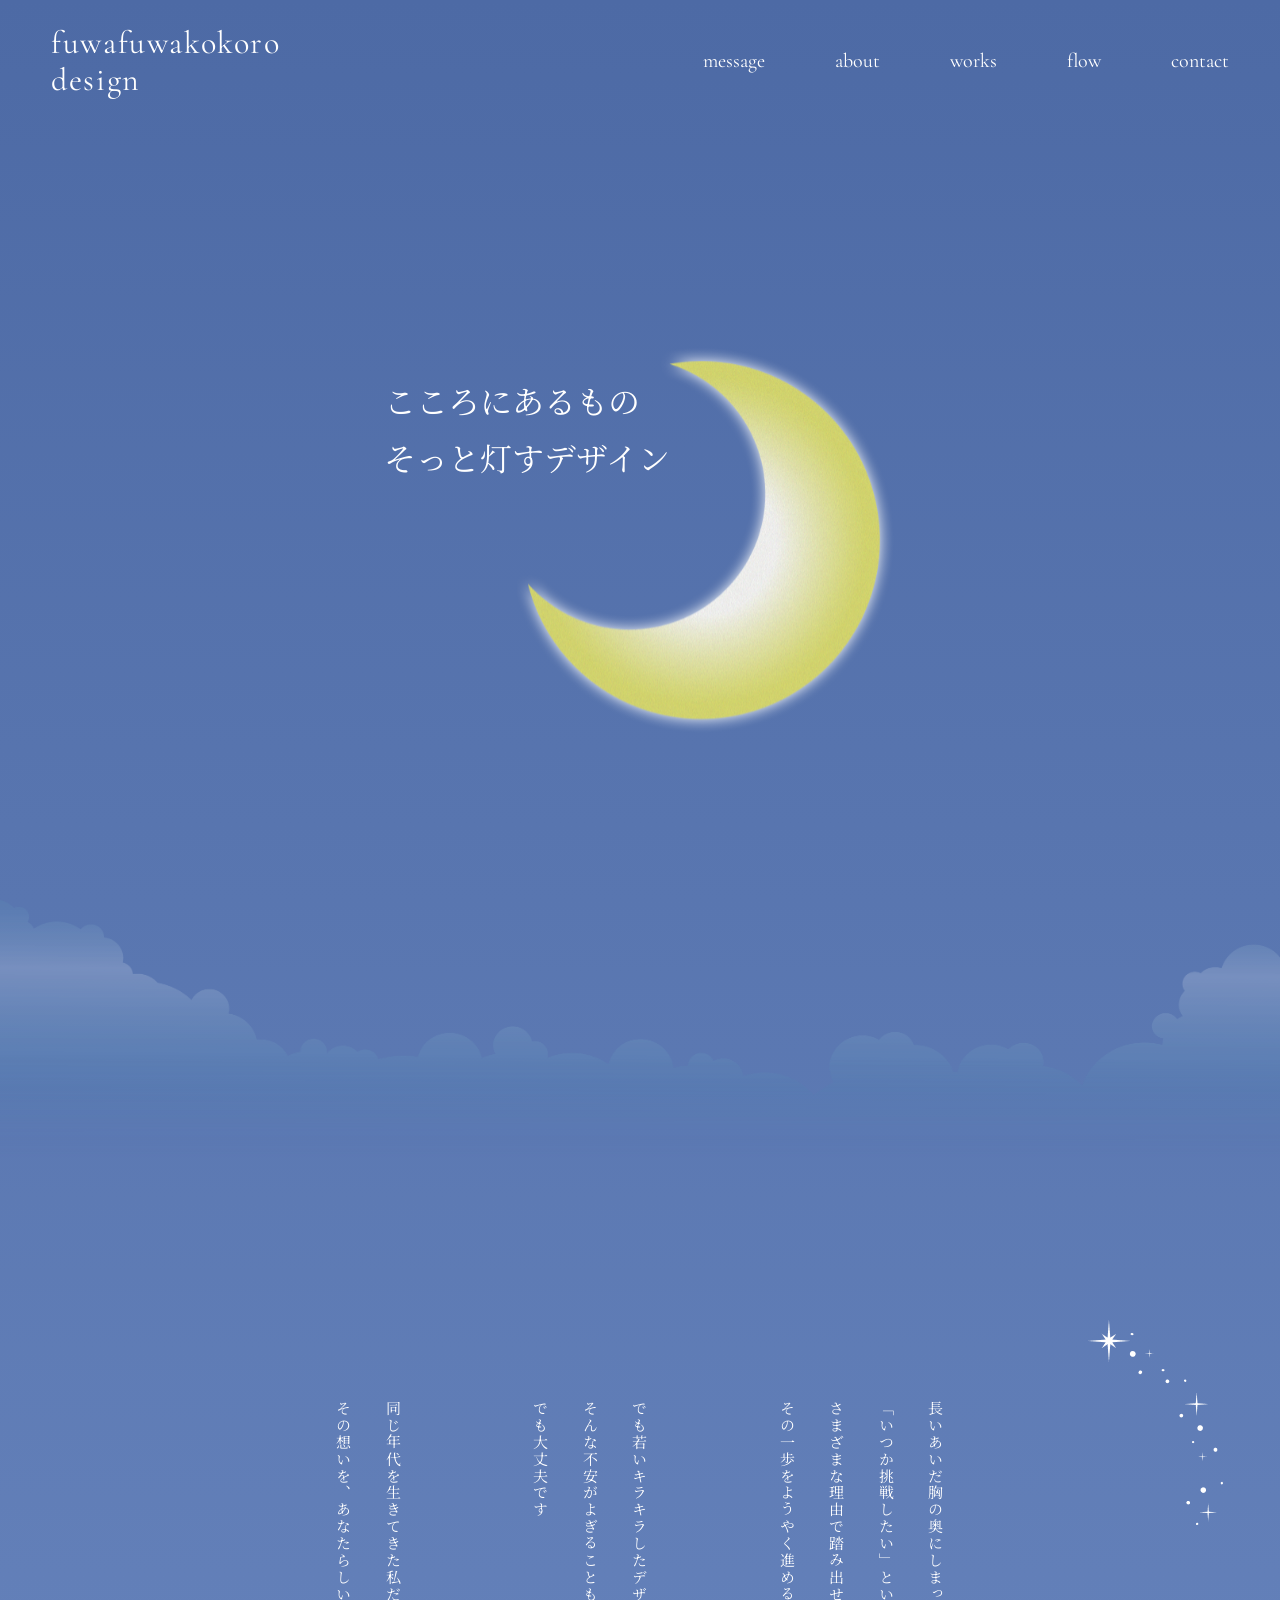
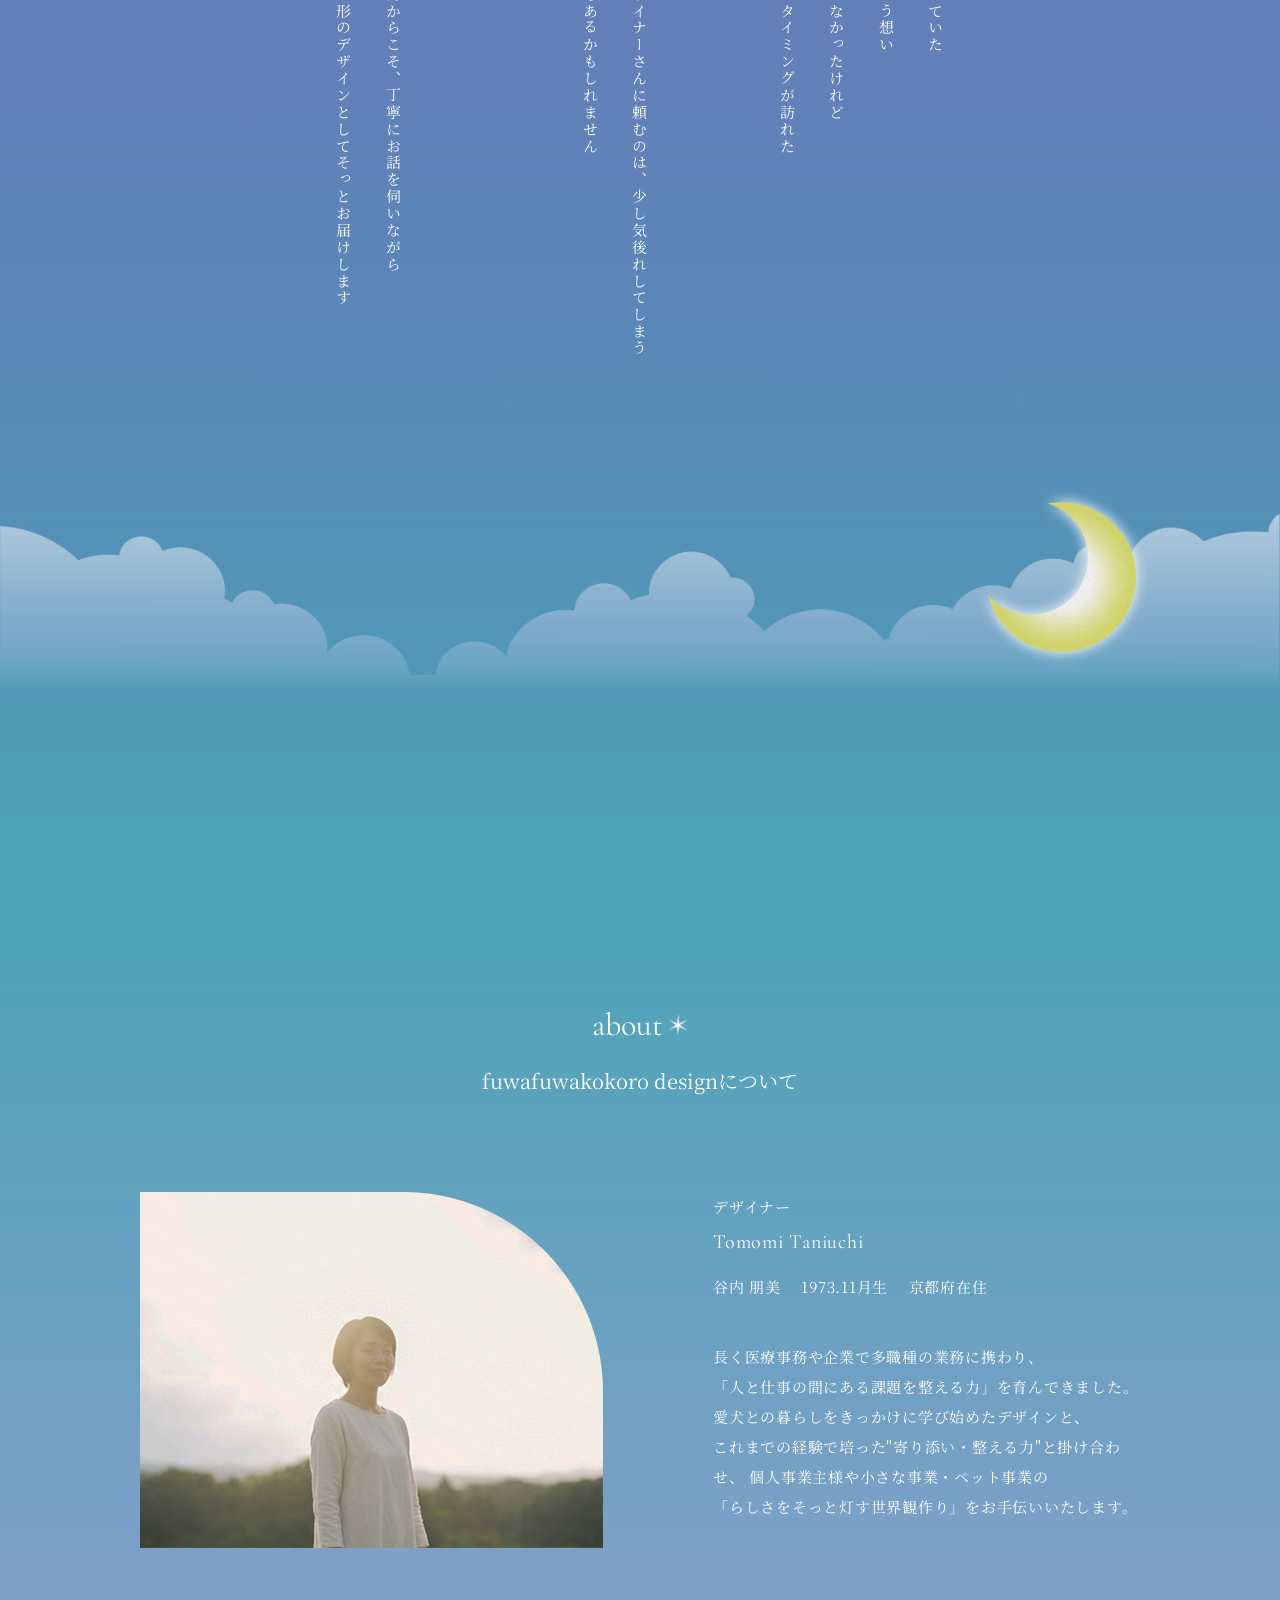
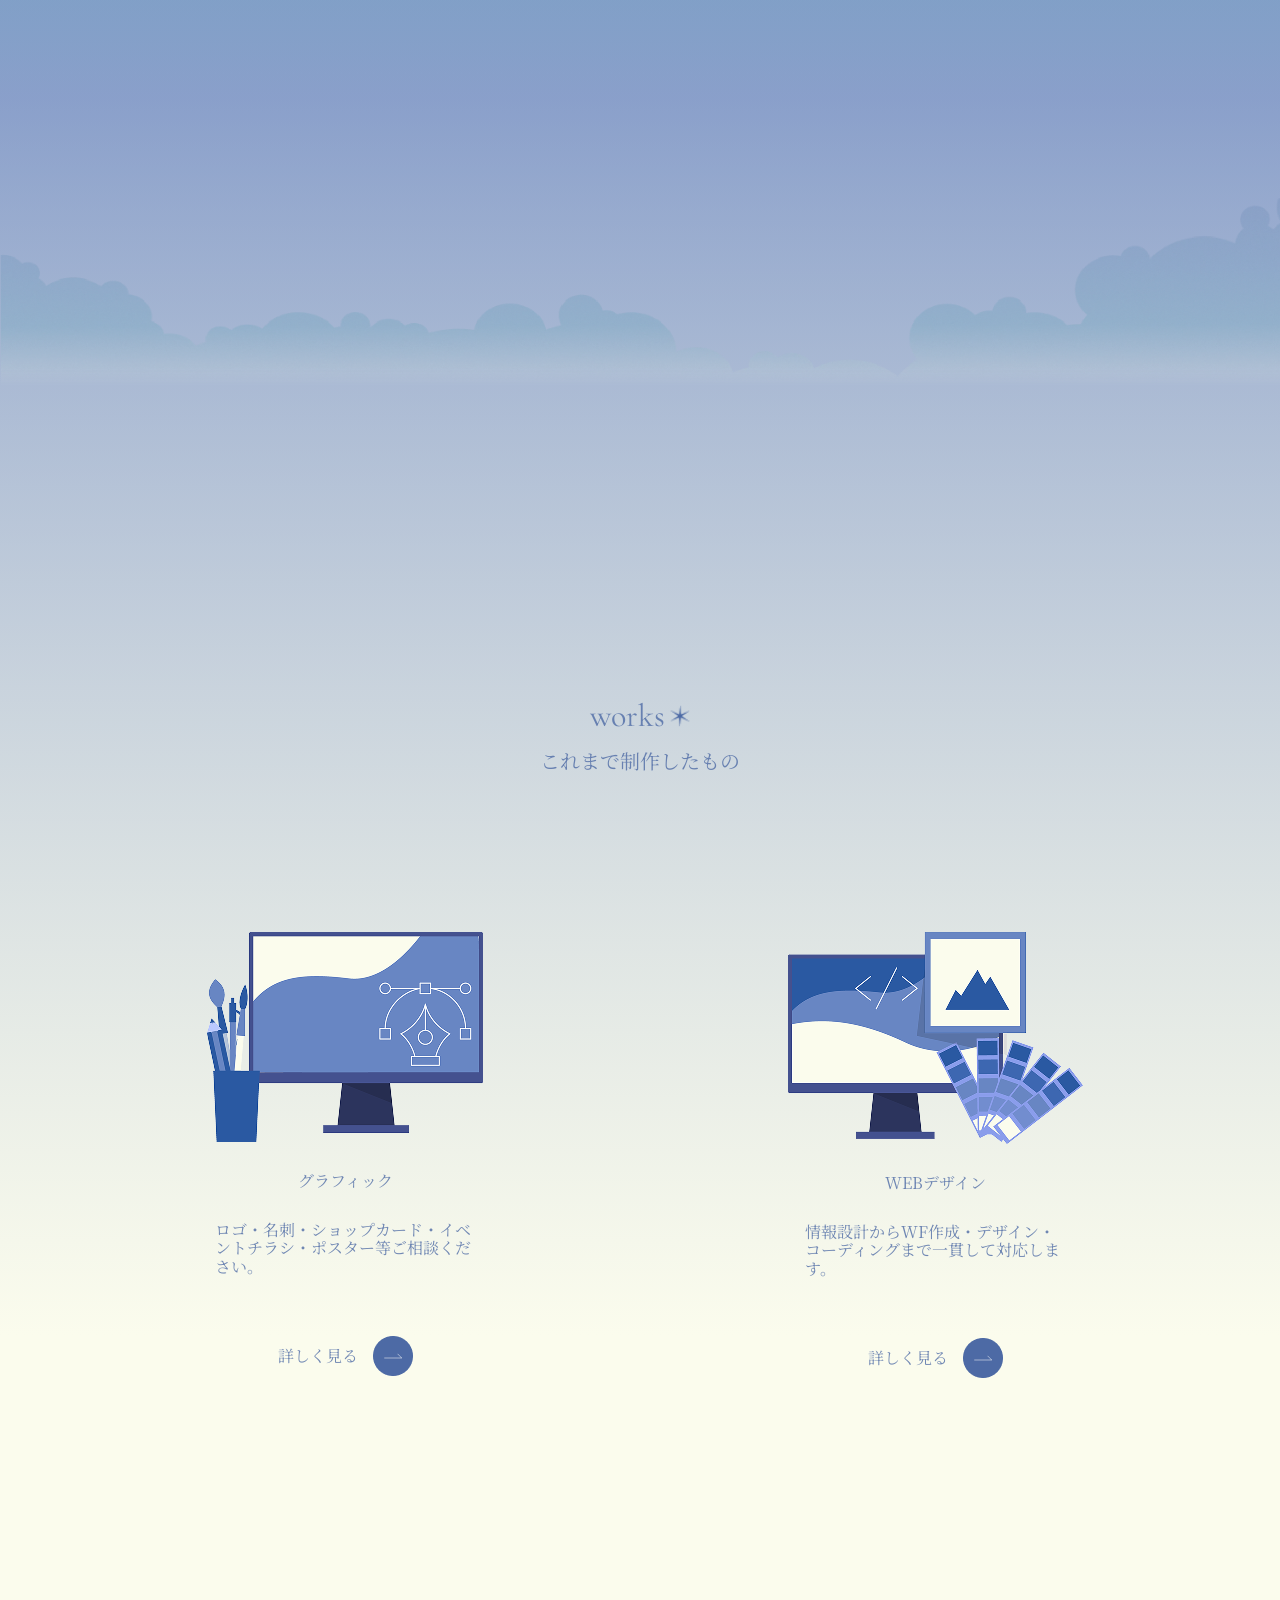
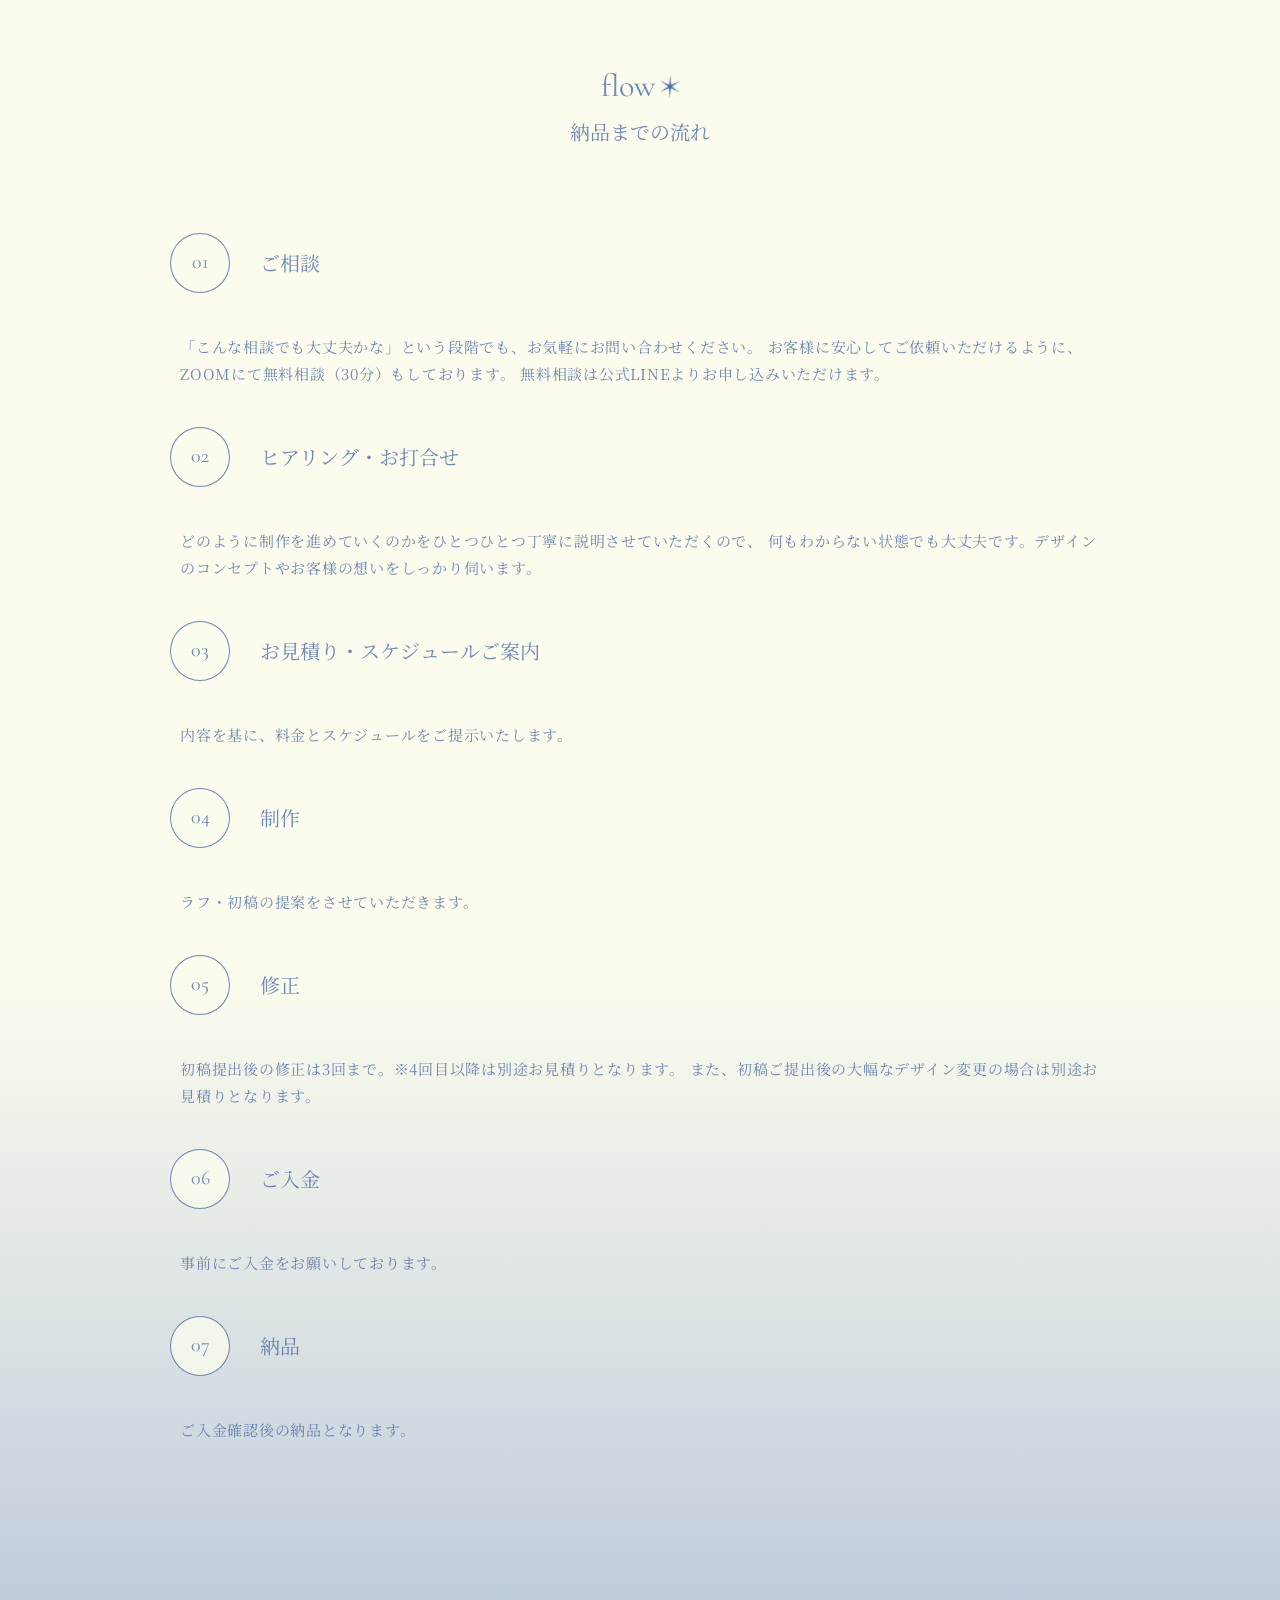
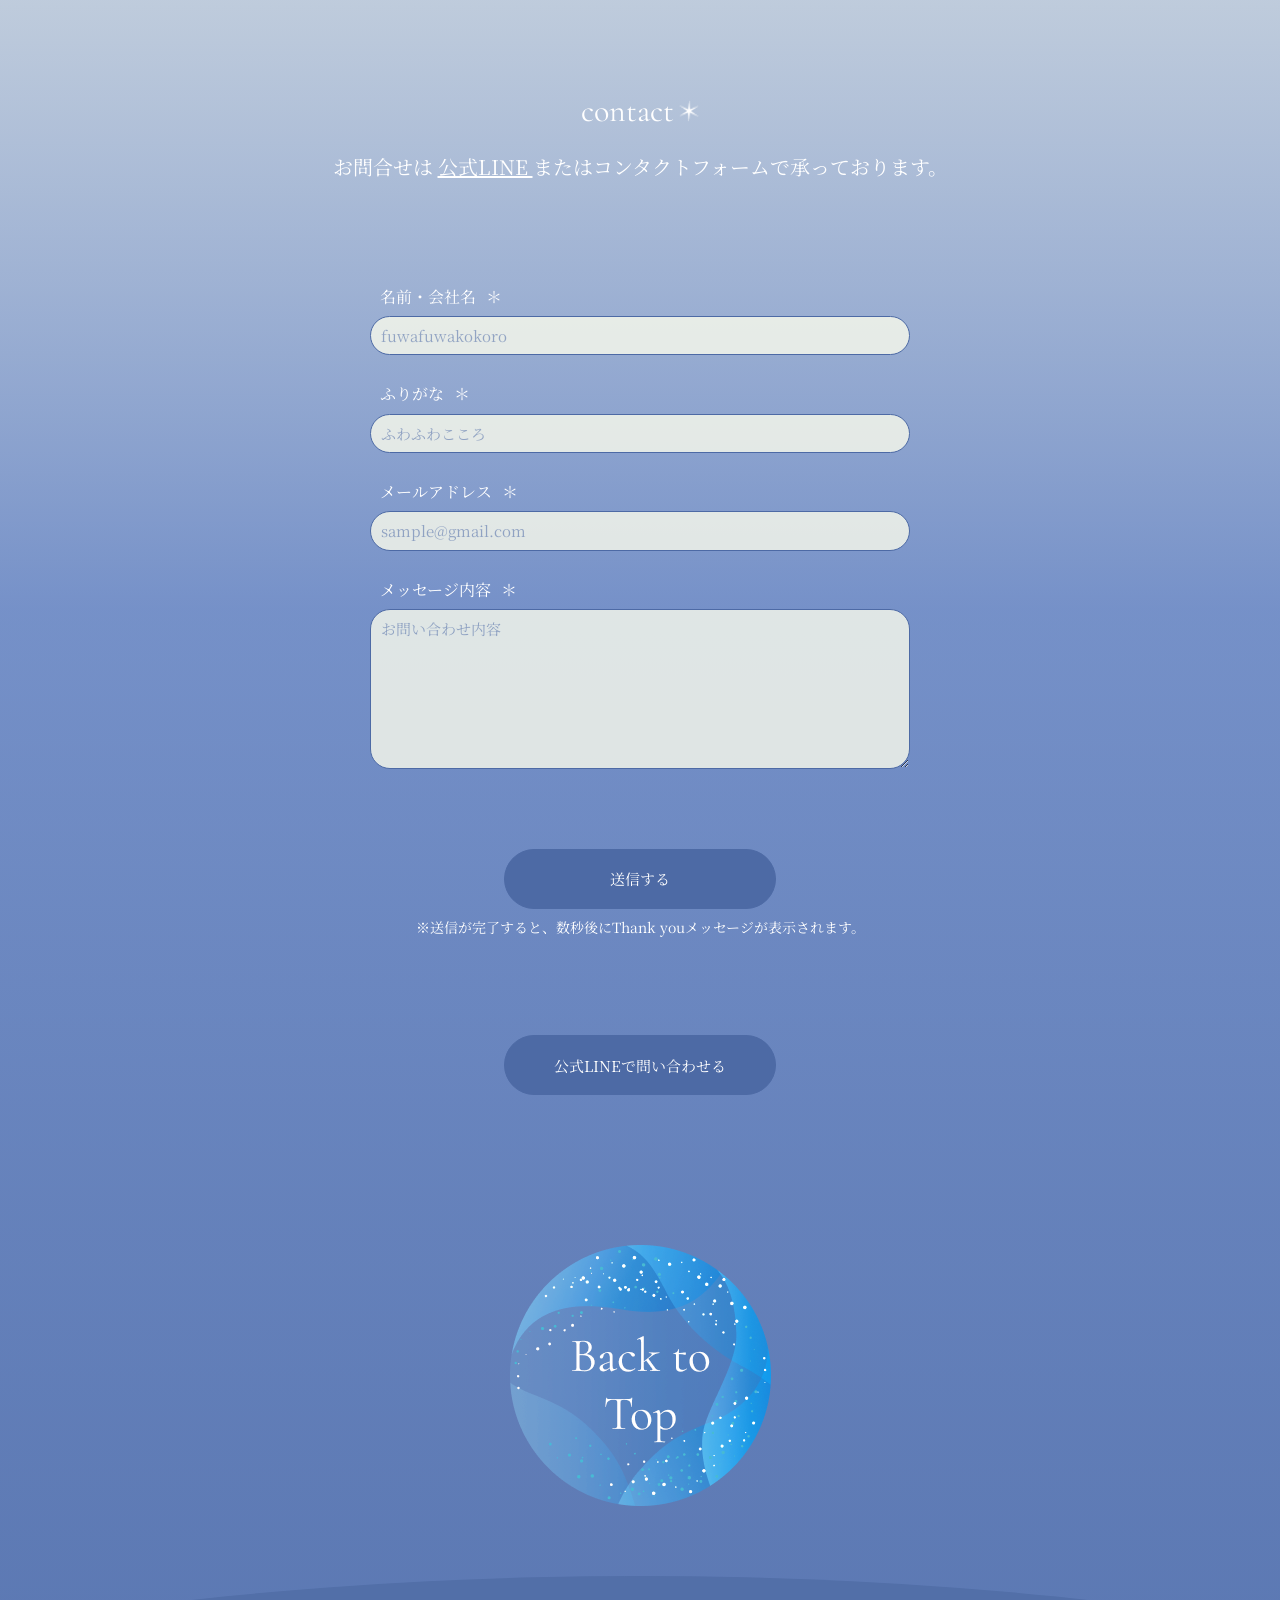
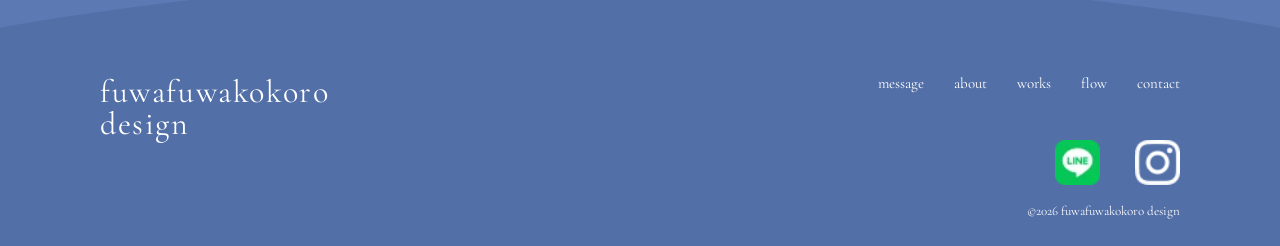
<file: index.html>
<!DOCTYPE html>
<html lang="ja">

<head>
    <meta charset="UTF-8">
    <meta name="viewport" content="width=device-width, initial-scale=1.0">
    <title>fuwafuwakokoro designポートフォリオサイト</title>
    <meta name="description" content="fuwafuwakokoroデザインポートフォリオ">

    <!-- フォントの読み込み -->
    <link rel="preconnect" href="https://fonts.googleapis.com">
    <link rel="preconnect" href="https://fonts.gstatic.com" crossorigin>
    <link
        href="https://fonts.googleapis.com/css2?family=Cormorant+Garamond:ital,wght@0,300..700;1,300..700&family=Noto+Serif+JP:wght@200..900&display=swap"
        rel="stylesheet">

    <!-- CSSの読み込み -->
    <link rel="stylesheet" href="CSS/reset.css">
    <link rel="stylesheet" href="CSS/style.css">
    <link rel="icon" href="./images/favicon.ico">

</head>

<body>

    <header id="header">
        <h1 class="logo">
            <a href="index.html">
                fuwafuwakokoro <br>design
            </a>
        </h1>
        <nav class="header-nav">
            <ul>
                <li><a href="#message">message</a></li>
                <li><a href="#about">about</a></li>
                <li><a href="all-work.html?filter=all">works</a></li>
                <li><a href="#flow">flow</a></li>
                <li><a href="#contact">contact</a></li>
            </ul>
        </nav>

        <div class="hamburger" aria-label="メニュー開閉" role="button" tabindex="0"></div>

        <nav class="sp-menu">
            <ul>
                <li><a href="#message">message</a></li>
                <li><a href="#about">about</a></li>
                <li><a href="all-work.html?filter=all">works</a></li>
                <li><a href="#flow">flow</a></li>
                <li><a href="#contact">contact</a></li>
            </ul>
        </nav>
    </header>

    <main>
        <section id="hero">
            <div class="main-visual">
                <!-- 星空（背景） -->
                <div class="fv-stars"></div>
                <!-- 流れ星（JSで生成） -->
                <div class="fv-shooting-layer"></div>

                <img class="fv-moon" src="images/FV-moon.png" alt="">

                <div class="catch-wrap">
                    <p class="catch line1">こころにあるもの</p>
                    <p class="catch line2">そっと灯すデザイン</p>
                </div>
            </div>
        </section>

        <section id="message">
            <div class="cloud-set cloud-set1">
                <img class="cloud cloud1" src="images/cloud1.png" alt="">
            </div>
            <!-- ここにスペーサーを入れる -->
            <div class="cloud-space"></div>

            <div class="text-wrap">
                <div class="message-star">
                    <img src="images/message_star.webp" alt="">
                </div>
                <p class="text-block">
                    長いあいだ胸の奥にしまっていた<br>
                    「いつか挑戦したい」という想い<br>
                    さまざまな理由で踏み出せなかったけれど<br>
                    その一歩をようやく進めるタイミングが訪れた
                </p>
                <p class="text-block">
                    でも若いキラキラしたデザイナーさんに頼むのは、少し気後れしてしまう<br>
                    そんな不安がよぎることもあるかもしれません<br>
                    でも大丈夫です
                </p>
                <p class="text-block">
                    同じ年代を生きてきた私だからこそ、丁寧にお話を伺いながら<br>
                    その想いを、あなたらしい形のデザインとしてそっとお届けします
                </p>
            </div>
        </section>

        <section id="about">
            <!-- 雲（背景） -->
            <div class="cloud-set cloud-set2">
                <img class="cloud cloud2" src="images/cloud2.png" alt="">
                <img class="moon2" src="images/cloud2-moon.png" alt="">
            </div>
            <!-- ここにスペーサーを入れる -->
            <div class="cloud-space"></div>

            <div class="about-wrap">
                <div class="title-wrap">
                    <h2 class="title-text">about</h2>
                    <img src="images/title-star.webp" alt="">
                </div>
                <p class="sub-title">fuwafuwakokoro designについて</p>

                <div class="about-content">
                    <div class="about-photo">
                        <img class="photo-pc" src="images/about.png" alt="Tomomi Taniuchi">
                        <img class="photo-sp" src="images/about-sp.png" alt="Tomomi Taniuchi">
                    </div>

                    <div class="about-text">
                        <p class="job-title">デザイナー</p>
                        <p class="name-en">Tomomi Taniuchi</p>
                        <p class="name-ja">谷内 朋美 　1973.11月生 　京都府在住</p>
                        <p>
                            長く医療事務や企業で多職種の業務に携わり、<br>
                            「人と仕事の間にある課題を整える力」を育んできました。<br>
                            愛犬との暮らしをきっかけに学び始めたデザインと、<br>
                            これまでの経験で培った"寄り添い・整える力"と掛け合わせ、
                            個人事業主様や小さな事業・ペット事業の<br>
                            「らしさをそっと灯す世界観作り」をお手伝いいたします。<br>

                        </p>
                    </div>
                </div>
            </div>
        </section>

        <section id="works">
            <div class="cloud-set cloud-set3">
                <img class="cloud cloud3" src="images/cloud3.png" alt="">
            </div>
            <!-- ここにスペーサーを入れる -->
            <div class="cloud-space"></div>

            <div class="title-wrap-work">
                <h2 class="title-text">works</h2>
                <img src="images/title-star2.png" alt="">
            </div>
            <p class="sub-title2">これまで制作したもの</p>

            <div class="works-grid">
                <!-- グラフィック -->
                <div class="work-item">
                    <div class="work-img">
                        <img src="images/icon1.png" alt="グラフィック">
                    </div>
                    <h3 class="work-item-title">グラフィック</h3>
                    <p class="work-text">
                        ロゴ・名刺・ショップカード・イベントチラシ・ポスター等ご相談ください。
                    </p>
                    <a href="all-work.html?filter=graphic" class="more">
                        <span class="work-text2">詳しく見る</span>
                        <img src="images/work-btn.png" alt="">
                    </a>
                </div>

                <!-- WEBデザイン -->
                <div class="work-item">
                    <div class="work-img">
                        <img src="images/icon2.png" alt="WEBデザイン">
                    </div>
                    <h3 class="work-item-title">WEBデザイン</h3>
                    <p class="work-text">
                        情報設計からWF作成・デザイン・コーディングまで一貫して対応します。
                    </p>
                    <a href="all-work.html?filter=web" class="more">
                        <span class="work-text2">詳しく見る</span>
                        <img src="images/work-btn.png" alt="">
                    </a>
                </div>
            </div>
        </section>

        <section id="flow">
            <div class="title-wrap-flow">
                <h2 class="title-text">flow</h2>
                <img src="images/title-star2.png" alt="">
            </div>
            <p class="sub-title2">納品までの流れ</p>

            <div class="flow-wrap">
                <div class="flow-step">
                    <div class="step-number">01</div>
                    <h3 class="step-title">ご相談</h3>
                </div>
                <p class="step-text">
                    「こんな相談でも大丈夫かな」という段階でも、お気軽にお問い合わせください。
                    お客様に安心してご依頼いただけるように、ZOOMにて無料相談（30分）もしております。
                    無料相談は公式LINEよりお申し込みいただけます。
                </p>

                <div class="flow-step">
                    <div class="step-number">02</div>
                    <h3 class="step-title">ヒアリング・お打合せ</h3>
                </div>
                <p class="step-text">
                    どのように制作を進めていくのかをひとつひとつ丁寧に説明させていただくので、
                    何もわからない状態でも大丈夫です。デザインのコンセプトやお客様の想いをしっかり伺います。
                </p>

                <div class="flow-step">
                    <div class="step-number">03</div>
                    <h3 class="step-title">お見積り・スケジュールご案内</h3>
                </div>
                <p class="step-text">
                    内容を基に、料金とスケジュールをご提示いたします。
                </p>

                <div class="flow-step">
                    <div class="step-number">04</div>
                    <h3 class="step-title">制作</h3>
                </div>
                <p class="step-text">
                    ラフ・初稿の提案をさせていただきます。
                </p>

                <div class="flow-step">
                    <div class="step-number">05</div>
                    <h3 class="step-title">修正</h3>
                </div>
                <p class="step-text">
                    初稿提出後の修正は3回まで。※4回目以降は別途お見積りとなります。
                    また、初稿ご提出後の大幅なデザイン変更の場合は別途お見積りとなります。
                </p>

                <div class="flow-step">
                    <div class="step-number">06</div>
                    <h3 class="step-title">ご入金</h3>
                </div>
                <p class="step-text">
                    事前にご入金をお願いしております。
                </p>

                <div class="flow-step">
                    <div class="step-number">07</div>
                    <h3 class="step-title">納品</h3>
                </div>
                <p class="step-text">
                    ご入金確認後の納品となります。
                </p>
            </div>
        </section>

        <section id="contact">
            <div class="title-wrap">
                <h2 class="title-text">contact</h2>
                <img src="images/title-star.webp" alt="">
            </div>
            <p class="sub-title">
                お問合せは
                <a href="https://lin.ee/VAMANF5" target="_blank" rel="noopener noreferrer" class="line-link">
                    公式LINE
                </a>
                またはコンタクトフォームで承っております。
            </p>




            <form class="c-form"
                action="https://docs.google.com/forms/u/0/d/e/1FAIpQLSc5ZJrRVExrA8ApMhvjKNuty1FIqvOW37TJFEGnBFKEDIB3zg/formResponse"
                method="POST" target="hidden_iframe" onsubmit="submitted=true;">
                <div class="c-form_item">
                    <label class="c-form_label" for="field-name">名前・会社名<span class="c-form_required">＊</span></label>
                    <input class="c-form_input" id="field-name" name="entry.1047887027" placeholder="fuwafuwakokoro"
                        type="text" required />
                </div>

                <div class="c-form_item">
                    <label class="c-form_label" for="field-name-ja">ふりがな<span class="c-form_required">＊</span></label>
                    <input class="c-form_input" id="field-name-ja" name="entry.491330090" placeholder="ふわふわこころ"
                        type="text" required />
                </div>

                <div class="c-form_item">
                    <label class="c-form_label" for="field-mail">メールアドレス<span class="c-form_required">＊</span></label>
                    <input class="c-form_input" id="field-mail" name="entry.1755000333" placeholder="sample@gmail.com"
                        type="email" required />
                </div>

                <div class="c-form_item">
                    <label class="c-form_label" for="field-message">メッセージ内容<span
                            class="c-form_required">＊</span></label>

                    <textarea class="c-form_input" id="field-message" name="entry.1914228769" placeholder="お問い合わせ内容"
                        required></textarea>
                </div>

                <div class="c-form_submit">
                    <button type="submit">送信する</button>
                </div>
                <p class="c-form_notice">
                    ※送信が完了すると、数秒後にThank youメッセージが表示されます。
                </p>
            </form>

            <div class="contact-btn">
                <a href="https://lin.ee/VAMANF5" target="_blank" rel="noopener noreferrer" class="btn-line">
                    公式LINEで問い合わせる
                </a>

            </div>


        </section>
    </main>

    <div class="to-top">
        <a href="#" aria-label="ページトップへ戻る">
            <img src="images/Back-to-Top.png" alt="トップへ戻る">
        </a>
    </div>

    <footer class="footer">
        <div class="footer_inner">
            <div class="footer_logo">
                <a href="index.html">
                    fuwafuwakokoro<br>design
                </a>
            </div>

            <nav class="footer_nav">
                <a href="#message">message</a>
                <a href="#about">about</a>
                <a href="all-work.html?filter=all">works</a>
                <a href="#flow">flow</a>
                <a href="#contact">contact</a>
            </nav>

            <div class="footer_bottom">
                <div class="footer_sns">
                    <a href="https://lin.ee/VAMANF5" target="_blank" rel="noopener noreferrer">
                        <img src="images/line_logo.webp" alt="LINE">
                    </a>
                    <a href="https://www.instagram.com/fuwafuwakokoro_design/" target="_blank"
                        rel="noopener noreferrer">
                        <img src="images/instagram_glyph_white_1.webp" alt="Instagram">
                    </a>
                </div>
                <small>©2026 fuwafuwakokoro design</small>
            </div>
        </div>
    </footer>

    <script src="common.js"></script>
    <script src="page.js"></script>
    <script>
        let submitted = false;
    </script>

    <iframe name="hidden_iframe" id="hidden_iframe" style="display:none;"
        onload="if(submitted){window.location='thanks.html';}"></iframe>
</body>


</html>
</file>
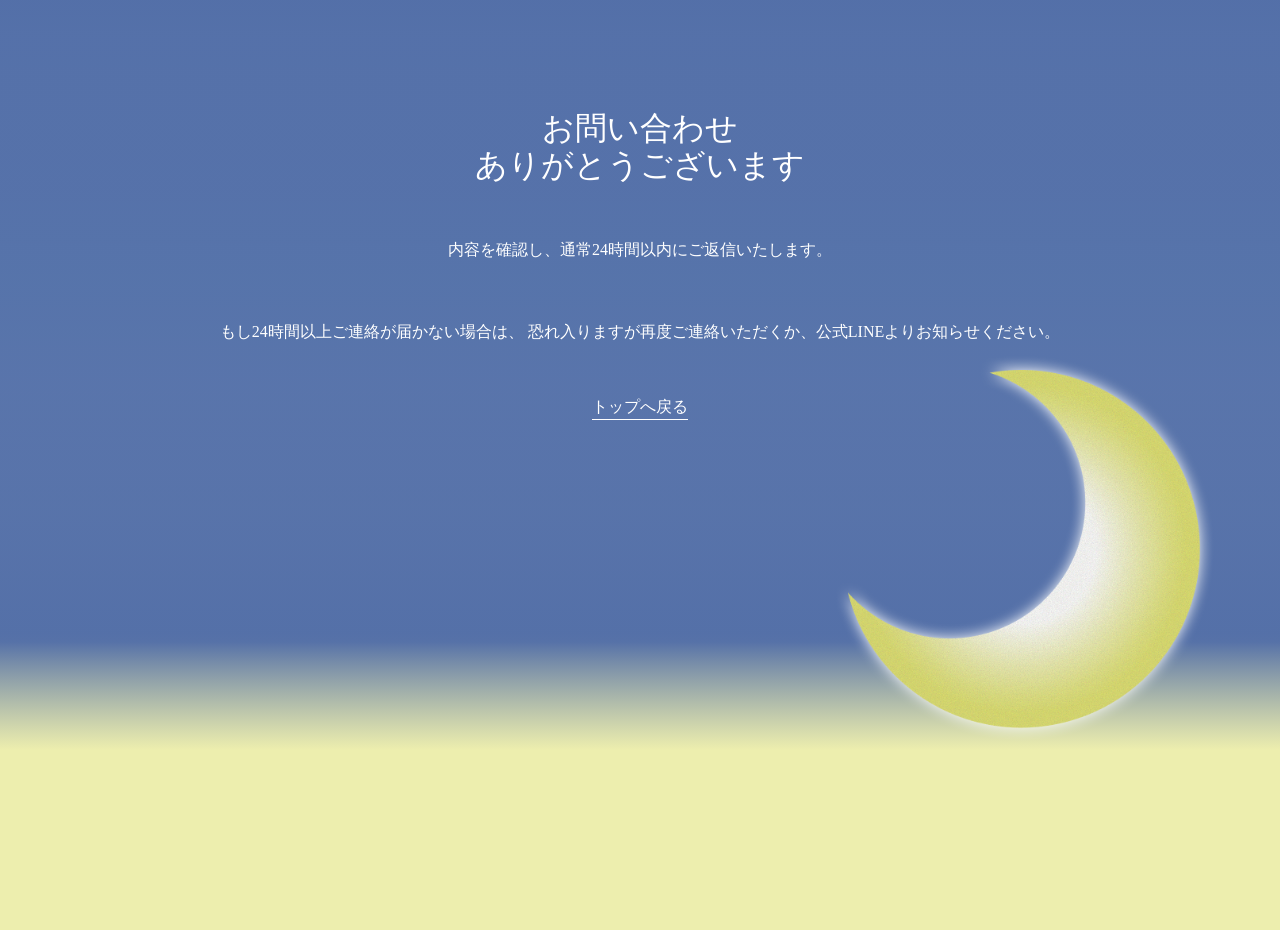
<file: thanks.html>
<!DOCTYPE html>
<html lang="ja">

<head>
    <meta charset="UTF-8">
    <meta name="viewport" content="width=device-width, initial-scale=1.0">
    <title>お問い合わせありがとうございます</title>
    <link rel="stylesheet" href="CSS/reset.css">
    <link rel="stylesheet" href="CSS/style.css">
    <link rel="icon" href="./images/favicon.ico">
</head>

<body class="thanks">
    <section class="thanks">
         <h1>お問い合わせ<br>
            ありがとうございます
         </h1>
        <p>内容を確認し、通常24時間以内にご返信いたします。</p>
        <p>もし24時間以上ご連絡が届かない場合は、
            恐れ入りますが再度ご連絡いただくか、公式LINEよりお知らせください。
        </p>


        <a href="index.html" class="btn-back">トップへ戻る</a>
    </section>
    <img class="thanks-moon" src="images/FV-moon.png" alt="">
</body>

</html>
</file>
<file: CSS/style.css>
@charset "UTF-8";

/* ==========================================
   1. 基本設定（全ページ共通）
========================================== */
html,
body {
    overflow-x: hidden;
    width: 100%;
    font-family: "Noto Serif JP", serif;
    color: #ffffff;
    position: relative;
    background-image: linear-gradient(
        180deg,
        rgba(77, 106, 165, 1),
        rgba(99, 128, 185, 1) 20%,
        rgba(59, 155, 176, 0.7) 30%,
        rgba(99, 128, 185, 0.5) 40%,
        rgba(251, 252, 237, 1) 55% 70%,
        rgba(104, 134, 195, 0.7) 85%,
        rgba(77, 106, 165, 1) 110%
    );
}
#message,
#about,
#works {
    scroll-margin-top: -300px;
}
#flow,
#contact {
    scroll-margin-top: 120px;
    position: relative;
    margin-top: 250px;
}
h2 {
    font-size: 32px;
    font-family: "Cormorant Garamond", serif;
}

/* ==========================================
   2. 共通パーツ（ヘッダー / フッター / ボタン）
========================================== */

/* --- ヘッダー --- */
#header {
    display: flex;
    justify-content: space-between;
    align-items: center;
    position: fixed;
    top: 0;
    width: 100%;
    padding: 25px 4%;
    box-sizing: border-box;
    color: #ffffff;
    font-family: "Cormorant Garamond", serif;
    z-index: 9999;
}

.logo {
    font-size: 32px;
    letter-spacing: 0.05em;
    width: 228px;
}

.header-nav {
    margin-left: auto;
}

.header-nav ul {
    display: flex;
    gap: 70px;
    font-size: 20px;
}

.header-nav.after-works a,
.logo.after-works {
    color: #4d6aa5;
}

.header-nav.back-white a,
.logo.back-white p {
    color: #fff;
}

.sp-menu,
.hamburger {
    display: none;
}

/* --- コンタクトボタン ＆ 共通ボタンデザイン --- */
.contact-btn,
.contact-btn2 {
    display: flex;
    margin: 100px auto 150px;
    justify-content: center;
    width: 100%;
}

/* 共通ボタン基本スタイル（aタグ / buttonタグ統一） */
.contact-btn a,
.contact-btn2 a,
.c-form_submit button {
    display: inline-flex;
    justify-content: center;
    align-items: center;
    box-sizing: border-box;
    width: 272px;
    max-width: 100%;
    height: 60px;
    padding: 0 20px;
    border-radius: 100px;
    font-size: 15px;
    font-family: "Noto Serif JP", serif;
    color: #ffffff;
    border: 1px solid #4d6aa5;
    background-color: #4d6aa5;
    text-decoration: none;
    cursor: pointer;
    line-height: 1;
    transition: all 0.3s ease;
    appearance: none;
    -webkit-appearance: none;
}

.contact-btn a:hover,
.contact-btn2 a:hover,
.c-form_submit button:hover {
    background-color: rgba(251, 252, 237, 1);
    color: #4d6aa5;
}

/* LINEボタン内の画像調整 */
.contact-btn a img,
.contact-btn2 a img {
    max-height: 100%;
    width: auto;
    object-fit: contain;
}
.line-link {
    text-decoration: underline;
    color: #fff; /* 今の淡い世界観に合う白文字 */
}

/* --- お問い合わせフォーム --- */
.c-form {
    margin: 0 auto;
    max-width: 600px;
}

.c-form_item {
    display: flex;
    flex-wrap: wrap;
    justify-content: space-evenly;
    margin-bottom: 20px;
}
.c-form_label,
.c-form_input {
    padding: 10px;
}
.c-form_label {
    width: 90%;
}
.c-form_input {
    width: 90%;
    font-size: 15px;
    border: solid 1px #4d6aa5;
    background-color: rgba(251, 252, 237, 0.8);
    border-radius: 20px;
    color: #4d6aa5;
    box-sizing: border-box;
}

.c-form_input:focus-visible {
    outline: #4d6aa5 auto 1px;
}
.c-form_required {
    color: #fff;
    border-radius: 4px;
    padding: 5px 5px;
    margin: 0 0 0 5px;
}
.c-form_input::placeholder {
    color: rgba(77, 106, 165, 0.55);
}

textarea.c-form_input {
    height: 160px;
    background-color: rgba(251, 252, 237, 0.8);
}

.c-form_submit {
    text-align: center;
    margin-top: 80px;
}

.c-form_submit button {
    margin-top: 0; /* 親要素側でmargin制御 */
}
.c-form_notice {
    font-size: 14px;
    color: #ffffff;
    margin-top: 10px;
    text-align: center;
}

.to-top {
    width: 100%;
    text-align: center;
    margin-bottom: 70px;
}

.to-top img {
    filter: brightness(120%);
}

/* --- フッター --- */
.footer {
    position: relative;
    height: 270px;
    background: #526fa8;
    color: #fff;
    clip-path: ellipse(85% 100% at 50% 100%);
}

.footer_inner {
    position: relative;
    z-index: 1;
    width: min(1080px, calc(100% - 80px));
    height: 100%;
    margin: 0 auto;
    padding: 100px 0 30px;
    display: flex;
    flex-direction: column;
}

.footer_logo {
    font-family: "Cormorant Garamond", serif;
    font-size: 32px;
    line-height: 1;
    letter-spacing: 0.05em;
    color: #fff;
}

.footer_nav {
    position: absolute;
    top: 100px;
    right: 0;
    font-family: "Cormorant Garamond", serif;
    display: flex;
    align-items: center;
    gap: 30px;
}

.footer_nav a {
    text-decoration: none;
    font-family: "Cormorant Garamond", serif;
    font-size: 15px;
    line-height: 1;
}

.footer_bottom {
    margin-top: auto;
    display: flex;
    flex-direction: column;
    align-items: flex-end;
    gap: 20px;
}

.footer_sns {
    display: flex;
    align-items: center;
    gap: 35px;
}

.footer_sns img {
    display: block;
    width: 45px;
    height: 45px;
    object-fit: contain;
}

.footer_bottom small {
    font-family: "Cormorant Garamond", serif;
    font-size: 13px;
    line-height: 1;
    white-space: nowrap;
}
.thanks {
    background-image: linear-gradient(
        180deg,
        rgba(85, 113, 169, 0.8) 40%,
        rgba(77, 106, 165, 0.8) 68%,
        rgba(237, 238, 174, 1) 80%
    );
    background-repeat: no-repeat;
    background-size: cover;
    min-height: 100vh;
    text-align: center;
    padding-top: 30px;

    color: #fff;
}
.btn-back {
    text-decoration: none; /* 本来の下線を消す */
    border-bottom: 1px solid #ffffff; /* 下線を自作する */
    padding-bottom: 4px;
}
body.thanks {
    position: relative;
}

.thanks-moon {
    position: absolute;
    right: 5%; /* ← もっと右へ */
    bottom: 20%; /* ← もっと下へ */
    width: 30vw; /* ← サイズはそのまま */
    pointer-events: none;
}
.thanks h1 {
    font-size: 32px; /* ← 好きなサイズに変更 */

    margin: 50px 0 20px;
}
.thanks p {
    margin: 50px 20px;
    line-height: 2;
}

/* ==========================================
   3. index.html 専用スタイル (PC表示時)
========================================== */

#hero {
    width: 100%;
    height: 100vh;
    min-height: 600px;
}

.main-visual {
    position: relative;
    width: 100%;
    height: 100vh;
    overflow: hidden;
}

.fv-moon {
    position: absolute;
    width: 30vw;
    height: auto;
    top: 60%;
    left: 55%;
    z-index: 5;
    transform: translate(-50%, -50%);
    opacity: 0;
    filter: blur(22px);
    animation: moonFadeIn 1.8s ease-out forwards;
    animation-delay: 0.4s;
}

@keyframes moonFadeIn {
    0% {
        opacity: 0;
        filter: blur(25px);
        transform: translate(-50%, -50%) scale(1.05);
    }
    100% {
        opacity: 1;
        filter: blur(0);
        transform: translate(-50%, -50%) scale(1);
    }
}

.catch-wrap {
    position: absolute;
    top: 42%;
    left: 30%;
    z-index: 4;
    display: flex;
    flex-direction: column;
    gap: 12px;
}

.catch {
    font-size: 32px;
    line-height: 1.4;
    color: #ffffff;
    white-space: nowrap;
    overflow: hidden;
    width: 0;
    margin: 0;
}

.line1 {
    animation: typingLine1 1.2s forwards;
    animation-delay: 0.3s;
}

.line2 {
    animation: typingLine2 1.65s forwards;
    animation-delay: 1s;
}

@keyframes typingLine1 {
    from {
        width: 0;
    }
    to {
        width: 8em;
    }
}

@keyframes typingLine2 {
    from {
        width: 0;
    }
    to {
        width: 11em;
    }
}

.fv-stars {
    position: absolute;
    top: 0;
    left: 0;
    width: 100%;
    height: 100%;
    overflow: hidden;
    pointer-events: none;
    z-index: 1;
}

.star {
    position: absolute;
    display: block;
    background-color: #fff;
    border-radius: 50%;
    box-shadow: 0 0 4px 2px rgba(255, 255, 255, 0.2);
    opacity: 0;
    animation: twinkle 5s infinite;
}

@keyframes twinkle {
    0% {
        opacity: 0;
    }
    50% {
        transform: scale(1.1);
        opacity: 1;
    }
    100% {
        opacity: 0;
        transform: scale(1);
    }
}

.fv-shooting-layer {
    position: absolute;
    top: 0;
    left: 0;
    width: 100%;
    height: 100%;
    pointer-events: none;
    z-index: 2;
}

.shooting-star {
    position: absolute;
    width: 140px;
    height: 3px;
    background: linear-gradient(45deg, #ffffff, rgba(255, 255, 255, 0));
    filter: drop-shadow(0 0 6px #ffffff);
    border-radius: 50%;
    animation: fall 1s linear forwards;
}

@keyframes fall {
    0% {
        transform: translate(0, 0) rotate(var(--rotate));
        opacity: 1;
    }
    100% {
        transform: translate(var(--moveX), var(--moveY)) rotate(var(--rotate));
        opacity: 0;
    }
}

.cloud-set {
    position: relative;
    width: 100%;
    pointer-events: none;
    transition: opacity 0.4s ease;
}

.cloud {
    width: 100%;
    height: auto;
    display: block;
}

.cloud-space {
    height: 500px;
}

.cloud1 {
    opacity: 0.9;
    mask-image: linear-gradient(to bottom, black 60%, transparent 100%);
    -webkit-mask-image: linear-gradient(to bottom, black 60%, transparent 100%);
}

.cloud2,
.cloud3 {
    opacity: 0.9;
    mask-image: linear-gradient(to bottom, black 60%, transparent 100%);
    -webkit-mask-image: linear-gradient(to bottom, black 90%, transparent 100%);
}

.cloud-hidden {
    opacity: 0;
    pointer-events: none;
    transition: opacity 0.4s ease;
}
.cloud-set1,
.cloud-set2,
.cloud-set3 {
    position: absolute;
    width: 100%;
    left: 0;
}

.cloud-fixed {
    position: fixed !important;
    left: 0;
    width: 100%;
    pointer-events: none;
}

.moon2 {
    position: absolute;
    width: 14vw;
    right: 10%;
    top: -20px;
    z-index: 5;
}

#message,
#about,
#works {
    position: relative;
    z-index: 10;
    width: 100%;
    min-height: 100vh;
    box-sizing: border-box;
}

.text-wrap {
    position: relative;
    display: flex;
    flex-direction: row-reverse;
    justify-content: center;
    gap: 98px;
    align-items: flex-start;
    width: 100%;
    margin: 0 auto 150px;
    min-height: 400px;
    box-sizing: border-box;
}

.text-block {
    font-size: 15px;
    -webkit-writing-mode: vertical-rl;
    writing-mode: vertical-rl;
    line-height: 3.3;
    letter-spacing: 0.125em;
    flex-shrink: 0;
}

.message-star {
    position: absolute;
    top: -80px;
    right: 5%;
    width: 10vw;
    pointer-events: none;
}

.title-wrap {
    display: flex;
    justify-content: center;
    align-items: center;
    gap: 5px;
    width: 100%;
    margin: 0 auto 25px;
}

.title-wrap img,
.title-wrap-work img,
.title-wrap-flow img {
    width: 20px;
    height: auto;
}

.sub-title {
    font-size: 20px;
    margin: 15px auto 100px;
    text-align: center;
}
.title-wrap-work {
    color: rgba(77, 106, 165, 0.8);
    display: flex;
    justify-content: center;
    align-items: center;
    gap: 5px;
    width: 100%;
    margin: 0 auto;
}

.title-wrap-flow {
    color: rgba(77, 106, 165, 0.8);
    display: flex;
    justify-content: center;
    align-items: center;
    gap: 5px;
    width: 100%;
    margin: 0 auto;
}

.sub-title2 {
    font-size: 20px;
    margin: 15px auto 50px;
    text-align: center;
    color: rgba(77, 106, 165, 0.8);
}

.about-content {
    max-width: 1000px;
    margin: 90px auto 250px auto;
    display: flex;
    gap: 110px;
    align-items: flex-start;
    justify-content: center;
}

.about-text {
    max-width: 520px;
    width: 100%;
    font-size: 15px;
    line-height: 2;
    letter-spacing: 0.05em;
}

.name-en {
    font-size: 20px;
    margin-bottom: 10px;
    font-family: "Cormorant Garamond", serif;
}

.name-ja {
    margin-bottom: 40px;
    font-size: 15px;
}

#about .about-photo {
    flex-shrink: 0;
}

.about-photo img {
    display: block;
    height: auto;
}

.photo-pc {
    display: block !important;
}
.photo-sp {
    display: none !important;
}

.works-grid {
    max-width: 1000px;
    margin: 0 auto;
    display: grid;
    grid-template-columns: repeat(auto-fit, minmax(300px, 1fr));
    gap: 180px;
    align-items: start;
}

.work-img {
    margin-top: 70px;
}

.work-item {
    padding: 40px 30px;
    display: flex;
    flex-direction: column;
    align-items: center;
    text-align: left;
}
.work-item-title {
    color: rgba(77, 106, 165, 0.8);
    margin: 30px;
}

.work-text,
.work-text2 {
    color: rgba(77, 106, 165, 0.8);
}

.work-text {
    max-width: 260px;
}

.more {
    display: flex;
    justify-content: center;
    align-items: center;
    gap: 15px;
    width: 100%;
    margin: 60px auto 0;
}

.flow-wrap {
    max-width: 1000px;
    margin: 0 auto;
    gap: 180px;
}

.flow-step {
    display: flex;
    align-items: center;
    gap: 30px;
    padding: 40px 30px;
    border-radius: 20px;
    width: 100%;
    box-sizing: border-box;
}

.step-number {
    width: 60px;
    height: 60px;
    border-radius: 50%;
    background: rgba(251, 252, 237, 0.8);
    color: rgba(77, 106, 165, 0.8);
    font-size: 20px;
    font-family: "Cormorant Garamond", serif;
    display: flex;
    justify-content: center;
    align-items: center;
    border: 1px solid rgba(77, 106, 165, 0.8);
    flex-shrink: 0;
}

.step-title {
    font-size: 20px;
    font-family: "Noto Serif JP", serif;
    color: rgba(77, 106, 165, 0.8);
}

.step-text {
    font-size: 15px;
    line-height: 1.8;
    letter-spacing: 0.05em;
    color: rgba(77, 106, 165, 0.8);
    padding: 0 40px;
    text-align: left;
}

/* ==========================================
   4. all-work.html 専用スタイル
========================================== */
.all-work-page {
    min-height: 100vh;
    width: 100%;
    background-image: linear-gradient(
        0deg,
        rgba(104, 134, 195, 1) 11%,
        rgba(251, 252, 237, 1) 34% 71%,
        rgba(59, 155, 176, 1) 88%,
        rgba(77, 106, 165, 0.93) 100%
    );
    background-size: cover;
}
/* --- ヘッダー --- */
.all-work-page #header {
    display: flex;
    justify-content: space-between;
    align-items: center;
    position: fixed;
    top: 0;
    width: 100%;
    padding: 25px 4%;
    box-sizing: border-box;
    color: #ffffff;
    font-family: "Cormorant Garamond", serif;
    z-index: 9999;
    background: linear-gradient(
        180deg,
        rgba(39, 69, 85, 0.35) 0%,
        rgba(39, 69, 85, 0.1) 60%,
        rgba(0, 0, 0, 0) 100%
    );

    backdrop-filter: blur(8px); /* すりガラス効果*/
}
.title-wrap-works {
    display: flex;
    justify-content: center;
    align-items: center;
    gap: 5px;
    width: 100%;
    margin: 250px auto 5px;
}

.work-title-text {
    color: #ffffff;
}

.work-sub-title2 {
    color: #ffffff;
    margin: 15px auto 45px;
    text-align: center;
}

.works-filter {
    display: flex;
    justify-content: center;
    gap: 50px;
    margin-bottom: 170px;
    margin-top: 125px;
}

.filter-btn {
    width: 112px;
    height: 30px;
    padding: 0;
    border-radius: 30px;
    border: 1px solid rgba(77, 106, 165, 1);
    font-size: 12px;
    font-family: "Noto Serif JP", serif;
    background: rgba(251, 252, 237, 1);
    color: rgba(77, 106, 165, 1);
    cursor: pointer;
    transition: 0.3s ease;
    display: flex;
    justify-content: center;
    align-items: center;
}

.filter-btn:hover {
    background: rgba(77, 106, 165, 0.25);
}

.filter-btn.active {
    background: rgba(77, 106, 165, 1);
    color: rgba(251, 252, 237, 1);
}

.graphic-grid {
    max-width: 1000px;
    margin: 0 auto;
    display: grid;
    grid-template-columns: repeat(auto-fit, minmax(280px, 1fr));
    column-gap: 70px;
    row-gap: 155px;
}

.graphic-card {
    text-align: left;
    transition: 0.3s ease;
}

.graphic-card img {
    width: 100%;
    height: auto;
    display: block;
    margin-bottom: 20px;
    transition: 0.3s ease;
}

.graphic-card:hover img {
    filter: brightness(0.85);
}

.graphic-num,
.graphic-title {
    font-size: 20px;
    color: rgba(39, 69, 85, 1);
    font-family: "Noto Serif JP", serif;
}

.graphic-num {
    margin-bottom: 6px;
}

.graphic-title {
    font-size: 15px;
}

.more-btn-wrap {
    text-align: center;
    margin-top: 80px;
    margin-bottom: 120px;
}

.more-btn {
    display: inline-block;
    padding: 12px 40px;
    border-radius: 30px;
    color: rgba(77, 106, 165, 1);
    font-size: 16px;
    font-family: "Noto Serif JP", serif;
    border: 1px solid rgba(77, 106, 165, 1);
    text-decoration: none;
    transition: 0.3s ease;
}

.more-btn:hover {
    background: rgba(77, 106, 165, 1);
    color: rgba(251, 252, 237, 1);
}

.hidden-card {
    display: none;
    opacity: 0;
    transition: opacity 0.6s ease;
}

.hidden-card.show {
    display: block;
    opacity: 1;
}

.modal {
    display: none;
    position: fixed;
    inset: 0;
    background: rgba(244, 247, 247, 0.75);
    backdrop-filter: blur(8px);
    z-index: 9999;
    overflow-y: auto;
}

.modal-content {
    width: 80vw;
    max-width: 1200px;
    margin: 0 auto;
    text-align: center;
    position: relative;
}

.modal-close {
    position: absolute;
    top: 10px;
    right: 10px;
    font-size: 40px;
    color: #274555;
    cursor: pointer;
    z-index: 10000;
}

#modal-img {
    width: 100%;
    height: auto;
    border-radius: 8px;
    box-shadow: 0 6px 18px rgba(0, 0, 0, 0.25);
}

/* ==========================================
   5. レスポンシブ統合（タブレット・スマホ対応）
========================================== */

/* --- 中画面（1100px以下） --- */
@media screen and (max-width: 1100px) {
    html,
    body {
        overflow-x: hidden;
        width: 100%;
        font-family: "Noto Serif JP", serif;
        color: #ffffff;
        position: relative;
        background-image: linear-gradient(
            180deg,
            rgba(77, 106, 165, 1),
            rgba(99, 128, 185, 1) 10%,
            rgba(59, 155, 176, 0.7) 30%,
            rgba(99, 128, 185, 0.5) 40%,
            rgba(251, 252, 237, 1) 53% 70%,
            rgba(104, 134, 195, 0.7) 90%,
            rgba(77, 106, 165, 1) 110%
        );
    }
    .header-nav {
        display: none;
    }

    .logo {
        width: 244px;
    }

    .hamburger {
        display: block;
        height: 25px;
        width: 25px;
        position: absolute;
        top: 30px;
        right: 7%;
        cursor: pointer;
        z-index: 99999;
    }

    .hamburger::before,
    .hamburger::after {
        content: "";
        width: 25px;
        height: 2px;
        background: #fff;
        position: absolute;
        left: 0px;
        transition: 0.3s;
    }

    .hamburger::before {
        top: 35px;
    }
    .hamburger::after {
        bottom: 2px;
    }

    .hamburger.after-works::before,
    .hamburger.after-works::after {
        background: #4d6aa5;
    }

    .hamburger.back-white::before,
    .hamburger.back-white::after {
        background: #ffffff;
    }

    .open::before {
        top: 26px;
        transform: rotate(45deg);
    }

    .open::after {
        top: 26px;
        transform: rotate(135deg);
    }

    .sp-menu {
        display: none;
        position: absolute;
        top: -30px;
        left: 0;
        width: 100%;
        height: 100vh;
        background-image: linear-gradient(
            180deg,
            rgba(85, 113, 169, 0.8) 40%,
            rgba(77, 106, 165, 0.8) 68%,
            rgba(237, 238, 174, 1) 90%
        );
    }

    .sp-menu.active {
        display: block;
    }

    .sp-menu ul {
        height: 100%;
        display: flex;
        flex-direction: column;
        justify-content: center;
        gap: 48px;
    }

    .sp-menu a {
        display: block;
        text-align: center;
        color: #fff;
        font-size: 20px;
    }
    #message,
    #about,
    #works {
        scroll-margin-top: -200px;
    }
    .graphic-grid {
        padding: 50px;
    }

    .fv-moon {
        width: 38vw;
        top: 60%;
        left: 55%;
    }

    .catch-wrap {
        top: 42%;
        left: 15%;
    }
    .catch {
        font-size: 32px;
        line-height: 1.5;
        top: 50%;
        width: 0;
    }
    .cloud-space {
        height: 350px;
    }
    #about .about-content {
        flex-direction: column;
        align-items: center;
        width: 100%;
        gap: 40px;
    }

    .about-photo {
        width: 65%;
        margin: 0;
        padding: 0;
    }

    .photo-pc {
        display: none !important;
    }

    .photo-sp {
        display: block !important;
        width: 100%;
        height: auto;
        margin: 0;
        padding: 0;
    }

    .about-text br {
        display: none;
    }

    .sub-title {
        font-size: 14px;
    }

    .job-title {
        font-size: 14px;
    }
    .name-ja {
        font-size: 14px;
    }

    .about-text {
        width: 90%;
        margin: 0 auto;
        line-height: 1.9;
        text-align: left;
    }

    .profile-block {
        margin-bottom: 1.8em;
        font-size: 14px;
    }
}

/* --- スマホサイズ（768px以下） --- */
@media screen and (max-width: 768px) {
    html,
    body {
        overflow-x: hidden;
        width: 100%;
        font-family: "Noto Serif JP", serif;
        color: #ffffff;
        position: relative;
        background-image: linear-gradient(
            180deg,
            rgba(77, 106, 165, 1),
            rgba(99, 128, 185, 1) 8%,
            rgba(59, 155, 176, 0.7) 20%,
            rgba(99, 128, 185, 0.5) 30%,
            rgba(251, 252, 237, 1) 45% 72%,
            rgba(104, 134, 195, 0.7) 88%,
            rgba(77, 106, 165, 1) 110%
        );
    }
    #hero,
    .main-visual {
        height: 90vh; /* 100vh から 75vh（画面の75%程度の高さ）に縮小 */
        min-height: 480px; /* 最小高さを 600px から 480px に変更 */
    }
    #message,
    #about,
    #works {
        scroll-margin-top: 0px;
    }

    .fv-moon {
        width: 50vw;
        min-width: 200px;
        top: 65%;
        left: 60%;
    }

    .catch-wrap {
        top: 55%;
        left: 15%;
    }

    .catch {
        font-size: 18px;
        line-height: 1.5;
        top: auto;
        width: auto;
    }

    #message {
        min-height: auto;
        padding-bottom: 0;
        overflow: hidden;
    }

    .text-wrap {
        position: relative;
        display: flex;
        flex-direction: column;
        align-items: flex-start;
        width: 80%;
        margin: 150px auto;
        gap: 30px;
    }

    .text-block {
        font-size: 14px;
        -webkit-writing-mode: horizontal-tb;
        writing-mode: horizontal-tb;
        line-height: 2;
        letter-spacing: 0.15em;
        text-align: left;
    }

    .message-star {
        position: absolute;
        top: -100px;
        right: 10px;
        width: 15%;
        height: auto;
        pointer-events: none;
    }
    .title-wrap {
        margin-top: 0;
    }

    .title-wrap-flow {
        margin-top: 100px;
    }

    .cloud-set {
        transition:
            transform 1.2s cubic-bezier(0.25, 1, 0.5, 1),
            opacity 0.8s ease;
    }

    .cloud-set2 {
        top: 20px;
        height: 120px;
    }

    .cloud-set3 {
        top: 60px;
    }

    .cloud {
        width: 100%;
    }

    .moon2 {
        position: absolute;
        width: 22vw;
        right: 10%;
        top: -20px;
    }
    .cloud-space {
        height: 200px;
    }

    .about-text br {
        display: none;
    }

    #about .about-content {
        flex-direction: column;
        align-items: flex-start;
        width: 100%;
        gap: 40px;
        margin: 90px 0;
    }

    #about .about-text {
        width: 90%;
        max-width: none;
        margin: 0 auto;
        text-align: left;
        line-height: 2;
        font-size: 14px;
    }

    .about-photo {
        width: 100%;
        margin: 0;
        padding: 0;
    }
    .job-title,
    .name-ja {
        font-size: 14px;
    }

    .photo-pc {
        display: none !important;
    }
    .photo-sp {
        display: block !important;
        width: 95%;
        margin-left: 0;
    }
    .works-grid {
        gap: 100px;
    }
    .work-text,
    .work-text2 {
        font-size: 14px;
    }
    .step-text {
        font-size: 14px;
    }
    .sub-title {
        margin: 15px 20px 100px;
    }
    #contact,
    #flow {
        margin-top: 150px;
    }

    /* --- スマホ時のボタン調整（全ボタン同一サイズ・余白に調整） --- */
    .contact-btn,
    .contact-btn2 {
        flex-direction: column;
        gap: 30px;
        margin: 80px auto 140px;
        align-items: center;
    }

    /* スマホ時の全ボタン幅・高さ共通化 */
    .contact-btn a,
    .contact-btn2 a,
    .c-form_submit button {
        width: 85%;
        max-width: 280px;
        height: 54px;
        font-size: 14px;
    }

    .c-form {
        margin-top: 100px;
        display: block;
        width: 100%;
        padding: 30px;
        box-sizing: border-box;
    }
    .c-form_item {
        display: flex;
        flex-direction: column;
        width: 100%;
        margin-bottom: 30px;
    }
    .c-form_label {
        width: 100%;

        font-size: 14px;
    }
    .c-form_input {
        width: 100%;
    }
    .c-form_item input,
    .c-form_item textarea {
        width: 100%;
        box-sizing: border-box;
    }

    .c-form_submit {
        display: block;
        text-align: center;
        margin-top: 50px;
    }

    .to-top img {
        width: 140px;
    }

    .footer {
        clip-path: ellipse(100% 100% at 50% 100%);
    }

    .footer_inner {
        width: 100%;
        max-width: 100%;
        padding: 40px 16px;
        display: flex;
        flex-direction: column;
    }

    .footer_logo {
        font-size: 20px;
        margin-top: 100px;
    }

    .footer_nav {
        display: none;
    }

    .footer_sns img {
        width: 35px;
        height: 35px;
        object-fit: contain;
    }

    .works-btn.all,
    .filter-btn.all {
        width: 55px;
    }

    .works-filter {
        gap: 5px;
        margin-top: 50px;
        margin-bottom: 80px;
    }
    .work-item-title {
        font-size: 20px;
    }

    .graphic-grid {
        display: grid;
        grid-template-columns: 1fr;
        justify-items: center;
        width: 100%;
        max-width: 100%;
        padding: 0 50px;
        box-sizing: border-box;
        row-gap: 75px;
    }

    .graphic-card {
        width: 100%;
        max-width: 320px;
        margin: 0 auto;
        text-align: left;
    }

    .graphic-card img {
        width: 100%;
        height: auto;
        margin-bottom: 15px;
    }

    .more-btn-wrap {
        margin-top: 150px;
    }

    .graphic-num {
        font-size: 18px;
    }
    .graphic-title {
        font-size: 14px;
    }
    /* thanksページ */
    .btn-back {
        border-bottom: 1px solid #ffffff;
        padding-bottom: 6px;
        font-size: 14px;
    }

    .thanks h1 {
        font-size: 26px;
        margin: 40px 0 15px;
        line-height: 1.4;
    }

    .thanks p {
        font-size: 15px;
        line-height: 1.8;
        margin-bottom: 40px;
        padding: 0 20px;
        text-align: start;
    }
    .thanks-moon {
        position: absolute;
        width: 45vw;
        right: 2%;
        bottom: 15%;
        pointer-events: none;
    }
}
</file>
